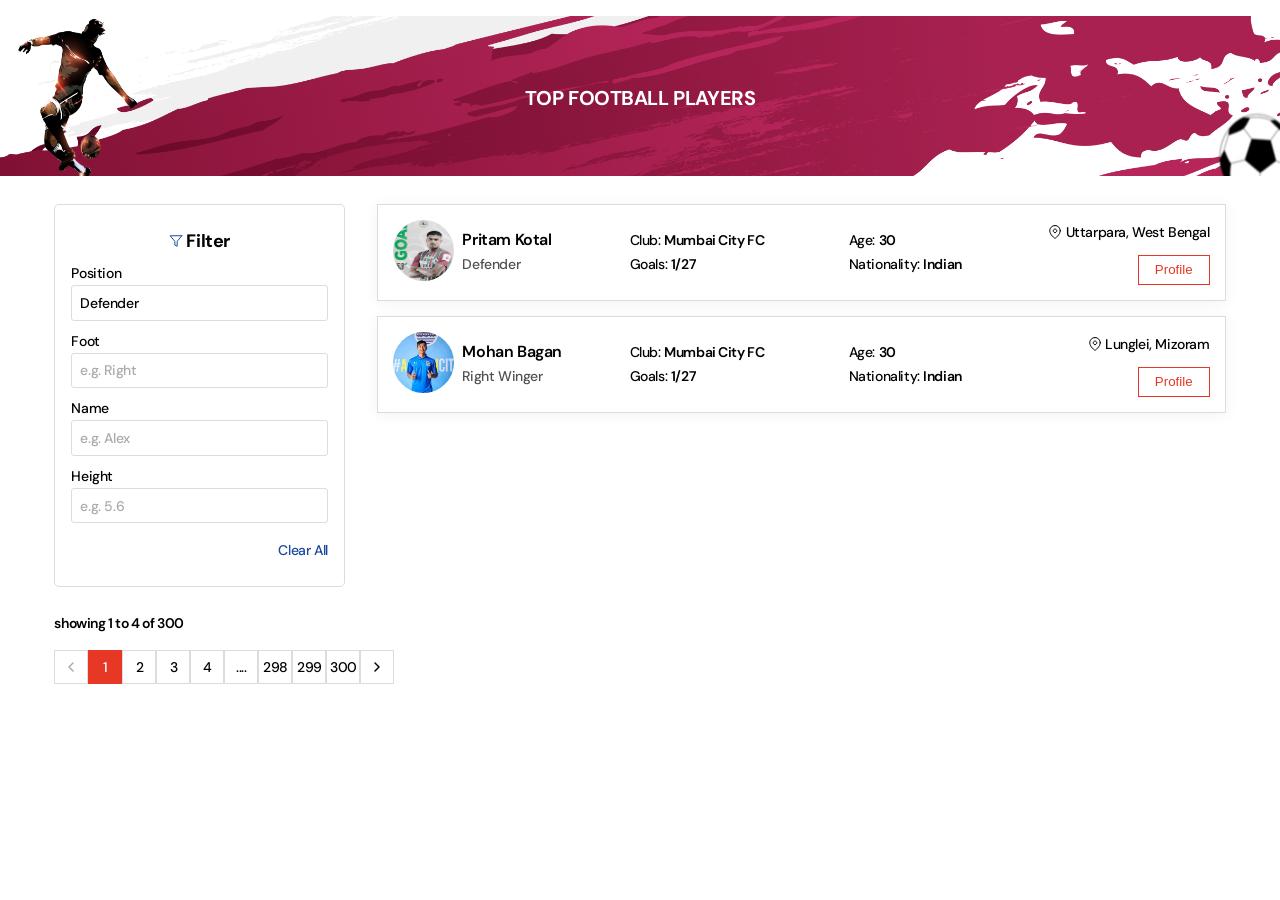
<file: index.html>
<!DOCTYPE html>
<html lang="en">

<head>
    <meta charset="UTF-8">
    <meta name="viewport" content="width=device-width, initial-scale=1.0">
    <title>Document</title>
    <link rel="stylesheet" href="player.css">

    <!-- font dm sans link  -->

    <link rel="preconnect" href="https://fonts.googleapis.com">
    <link rel="preconnect" href="https://fonts.gstatic.com" crossorigin>
    <link href="https://fonts.googleapis.com/css2?family=DM+Sans:opsz@9..40&display=swap" rel="stylesheet">

</head>

<body>
    <section class="landing-page-container">
        <div class="desktop-top-player-box">

            <!-- background image  -->
            <div class="desktop-top-player-bg">
                <img src="top-fb.png" alt="">
                <p class="common-fonts desktop-top-fb-text">Top Football Players</p>
            </div>
            <!-- background image ends -->

            <!-- filter section starts here  -->

            <div class="desktop-top-box">

                <div class="desktop-top-filter-open">
                    <div class="desktop-top-filter">
                        <img src="filter.svg" alt="">
                        <p class="common-fonts desktop-top-filter-text">Filter</p>
                    </div>
                    <div class="desktop-top-input-section">
                        <label for="" class="common-fonts desktop-top-label">Position</label>
                        <input type="text" class="common-fonts desktop-top-input" value="Defender">
                    </div>
                    <div class="desktop-top-input-section">
                        <label for="" class="common-fonts desktop-top-label">Foot</label>
                        <input type="text" class="common-fonts desktop-top-input" placeholder="e.g. Right">
                    </div>
                    <div class="desktop-top-input-section">
                        <label for="" class="common-fonts desktop-top-label">Name</label>
                        <input type="text" class="common-fonts desktop-top-input" placeholder="e.g. Alex">
                    </div>
                    <div class="desktop-top-input-section">
                        <label for="" class="common-fonts desktop-top-label">Height</label>
                        <input type="text" class="common-fonts desktop-top-input" placeholder="e.g. 5.6">
                    </div>

                    <div class="desktop-top-bottom-clear">
                        <p class="common-fonts desktop-top-clear">Clear All</p>
                    </div>
                </div>

                <div class="desktop-top-card-section">
                    <!-- card 1 -->
                    <div class="desktop-top-cards">
                        <div class="desktop-card-top">
                            <div>
                                <img src="player1.png" alt="" class="desktop-card-player">
                            </div>
                            <div>
                                <p class="common-fonts desktop-top-player-name">Pritam Kotal</p>
                                <p class="common-fonts desktop-top-position">Defender</p>
                            </div>

                        </div>

                        <div class="desktop-top-player-info">
                            <div class="desktop-top-detail-info">
                                <p class="common-fonts">Club: <span class="desktop-top-details">Mumbai City FC</span></p>
                                <p class="common-fonts">Goals: <span class="desktop-top-details">1/27</span></p>
                            </div>
                        </div>
                        <div class="desktop-top-player-info">
                            <div class="desktop-top-detail-info">
                            <p class="common-fonts">Age: <span class="desktop-top-details">30</span></p>
                            <p class="common-fonts">Nationality: <span class="desktop-top-details">Indian</span></p>
                        </div>
                    </div>

                        <div class="desktop-card-end">
                            <div class="desktop-top-map">
                                <img src="map.svg" alt="">
                                <p class="common-fonts">Uttarpara, West Bengal</p>
                            </div>
                            <div>
                                <button class="desktop-top-profile-btn">Profile</button>
                            </div>
                        </div>

                    </div>
                    <!-- card 2 -->
                    <div class="desktop-top-cards">
                        <div class="desktop-card-top">
                            <div>
                                <img src="player2.png" alt="" class="desktop-card-player">
                            </div>
                            <div>
                                <p class="common-fonts desktop-top-player-name">Mohan Bagan</p>
                                <p class="common-fonts desktop-top-position">Right Winger</p>
                            </div>

                        </div>

                        <div class="desktop-top-player-info">
                            <div class="desktop-top-detail-info">
                                <p class="common-fonts">Club: <span class="desktop-top-details">Mumbai City FC</span></p>
                                <p class="common-fonts">Goals: <span class="desktop-top-details">1/27</span></p>
                            </div>
                        </div>
                        <div class="desktop-top-player-info">
                            <div class="desktop-top-detail-info">
                            <p class="common-fonts">Age: <span class="desktop-top-details">30</span></p>
                            <p class="common-fonts">Nationality: <span class="desktop-top-details">Indian</span></p>
                        </div>
                        </div>

                        <div class="desktop-card-end">
                            <div class="desktop-top-map">
                                <img src="map.svg" alt="">
                                <p class="common-fonts">Lunglei, Mizoram</p>
                            </div>
                            <div>
                                <button class="desktop-top-profile-btn">Profile</button>
                            </div>
                        </div>

                    </div>
                    <!-- player card section ends here  -->







                </div>


            </div>

            <!-- filter section ends here  -->

            <div class="desktop-top-pagination">
                <p class="common-fonts desktop-top-pagination-text">showing 1 to 4 of 300</p>

                <div class="desktop-top-pg-numbers">
                    <div class="desktop-top-pg-box"><img src="pagination-arrow-left.svg" alt=""></div>
                    <div class="common-fonts desktop-top-pg-box desktop-page-active">1</div>
                    <div class="common-fonts desktop-top-pg-box">2</div>
                    <div class="common-fonts desktop-top-pg-box hidden2">3</div>
                    <div class="common-fonts desktop-top-pg-box hidden1">4</div>
                    <div class="common-fonts desktop-top-pg-box">....</div>
                    <div class="common-fonts desktop-top-pg-box">298</div>
                    <div class="common-fonts desktop-top-pg-box">299</div>
                    <div class="common-fonts desktop-top-pg-box">300</div>
                    <div class="desktop-top-pg-box"><img src="pagination-arrow-right.svg" alt=""></div>
                </div>

            </div>

            <!-- player card section starts here  -->


    </section>
</body>

</html>
</file>
<file: player.css>
* {
    margin: 0;
    padding: 0;
    box-sizing: border-box;
}

/* general css start  */

:root {
    --white: #fff;
    --black: #000;
    --acc-color: #17479E;
    --border-color: #dcdcdc;
    --light-grey: #AAA;
    --active-bg: #C7DBFF;
    --search-bg: #fcfcfc;
    --btn-red: #E73725;
    --font-color: #505050;
    --light-bg: #f8f8f8;
    --save-btn: #077838;
}

.common-fonts {
    color: #000;
    font-family: DM Sans;
    font-size: 0.875rem;
    font-style: normal;
    font-weight: 500;
    line-height: 1.5rem;
    letter-spacing: -0.02563rem;
}

/* general css start ends */

/* page top css starts */

.landing-page-container {
    background-color: var(--white);
}




/* filter section css starts here  */
.desktop-top-filter {
    display: flex;
    justify-content: center;
    align-items: center;
    background-color: var(--white);
}

.desktop-top-filter-text {
    font-size: 1.125rem;
    font-weight: 700;
    margin-left: 0.2rem;
    cursor: pointer;
}

.desktop-top-filter-open {
    border: 1px solid var(--border-color);
    border-radius: 0.3125rem;
    margin-left: 1rem;
    margin-right: 1rem;
    padding: 1.5rem 1rem;
    width:30%;
}

.desktop-top-label {
    color: bar(--font-color);
}

.desktop-top-input-section {
    margin-top: 0.5rem;
    display: flex;
    flex-direction: column;
    justify-content: start;
    align-items:start;
}

.desktop-top-input {
    border-radius: 0.1875rem;
    border: 1px solid #DCDCDC;
    background: #FFF;
    width: 100%;
    padding:0.3rem 0.5rem;
}

.desktop-top-input::placeholder{
    color:var(--light-grey);
}

.desktop-top-bottom-clear{
    display: flex;
    justify-content: end;
    align-items: center;
    margin-top: 0.94rem;
    cursor: pointer;
}

.desktop-top-clear{
    color:var(--acc-color);
}

/* filter section css ends here  */

/* background css  */
.desktop-top-player-bg {
    position: relative;
    margin-top: 1rem;
    margin-bottom: 1.5rem;
    position: relative;
}

.desktop-top-player-bg img {
    width: 100%;
    height: 10rem;
}

.desktop-top-fb-text {
    position: absolute;
    top: 50%;
    left: 50%;
    transform: translate(-50%, -50%);
    text-transform: uppercase;
    color: var(--white);
    font-size: 1.25rem;
    font-weight: 700;
}

/* background css ends */

/* card section starts here  */
.desktop-top-card-section {
    /* margin: 1rem; */
    margin-left: 1rem;
    margin-right: 1rem;
    width: 90%;

}

.desktop-top-cards {
   border: 1px solid var(--border-color);
    background: var(--white);
    box-shadow: 0px 2px 14px 0px rgba(0, 0, 0, 0.05);
    padding: 0.94rem;
    margin-bottom: 0.94rem;
    display: grid;
    grid-template-columns: repeat(4,1fr);
    width:100%;
    gap:1rem; 
}

.desktop-card-top {
    display: flex;
    justify-content: start;
    align-items: center;
}

.desktop-card-player {
    width: 3.8rem;
    height: 3.8rem;
    border-radius: 50%;
    margin-right: 0.56rem;
}

.desktop-top-player-name {
    font-size: 1rem;
    font-weight: 600;
}

.desktop-top-position {
    color: var(--font-color);
}


.desktop-top-player-info {
    display: flex;
    flex-direction: column;
    justify-content: center;
    align-items: center;
    text-align: left;

}

.desktop-top-detail-info{
    display: flex;
    flex-direction: column;
    justify-content: center;
    align-items: start;
}

.desktop-top-details {
    font-weight: 600;
}

.desktop-top-info {
    display: flex;
    justify-content: space-between;
    align-items: center;
}

.desktop-top-map {
    display: flex;
    justify-content: start;
    align-items: center;

}

.desktop-card-end {
    display: flex;
    flex-direction: column;
    justify-content: space-between;
    align-items: end;
}

.desktop-top-map img {
    margin-right: 0.2rem;
}

.desktop-top-profile-btn {
    background-color: var(--white);
    color: var(--btn-red);
    padding: 0.4rem 1rem;
    border: 1px solid var(--btn-red);
    cursor: pointer;
}
.desktop-top-profile-btn:hover {
    background-color: var(--btn-red);
    color: var(--white);
    padding: 0.4rem 1rem;
    transition: all 0.5s ease-in-out;
}

/* card section ends here  */

/* pagination section starts here  */
.desktop-top-pagination {
    margin-top: 0.5rem;
    padding: 1rem;
    margin-bottom: 1rem;
    margin-left: 3%;
}

.desktop-top-pagination-text {
    margin-bottom: 0.94rem;
    font-weight: 600;
}

.desktop-top-pg-numbers {
    display: flex;
    justify-content: start;
    align-items: center;
    cursor: pointer;
    
}

.desktop-top-pg-box {
    display: flex;
    justify-content: center;
    align-items: center;
    padding: 0.88rem;
    border: 1px solid var(--border-color);
    width: 2.125rem;
    height: 2.125rem;
}

.desktop-page-active {
    border: 1px solid var(--btn-red);
    color: var(--white);
    background-color: var(--btn-red);
}

/* pagination section ends here  */


/* desktop additional css  */

.desktop-top-box{
    display: flex;
    justify-content: start;
    align-items: start;
    margin-left: 3%;
    margin-right: 3%;

}



/* desktop additional css ends */
</file>
